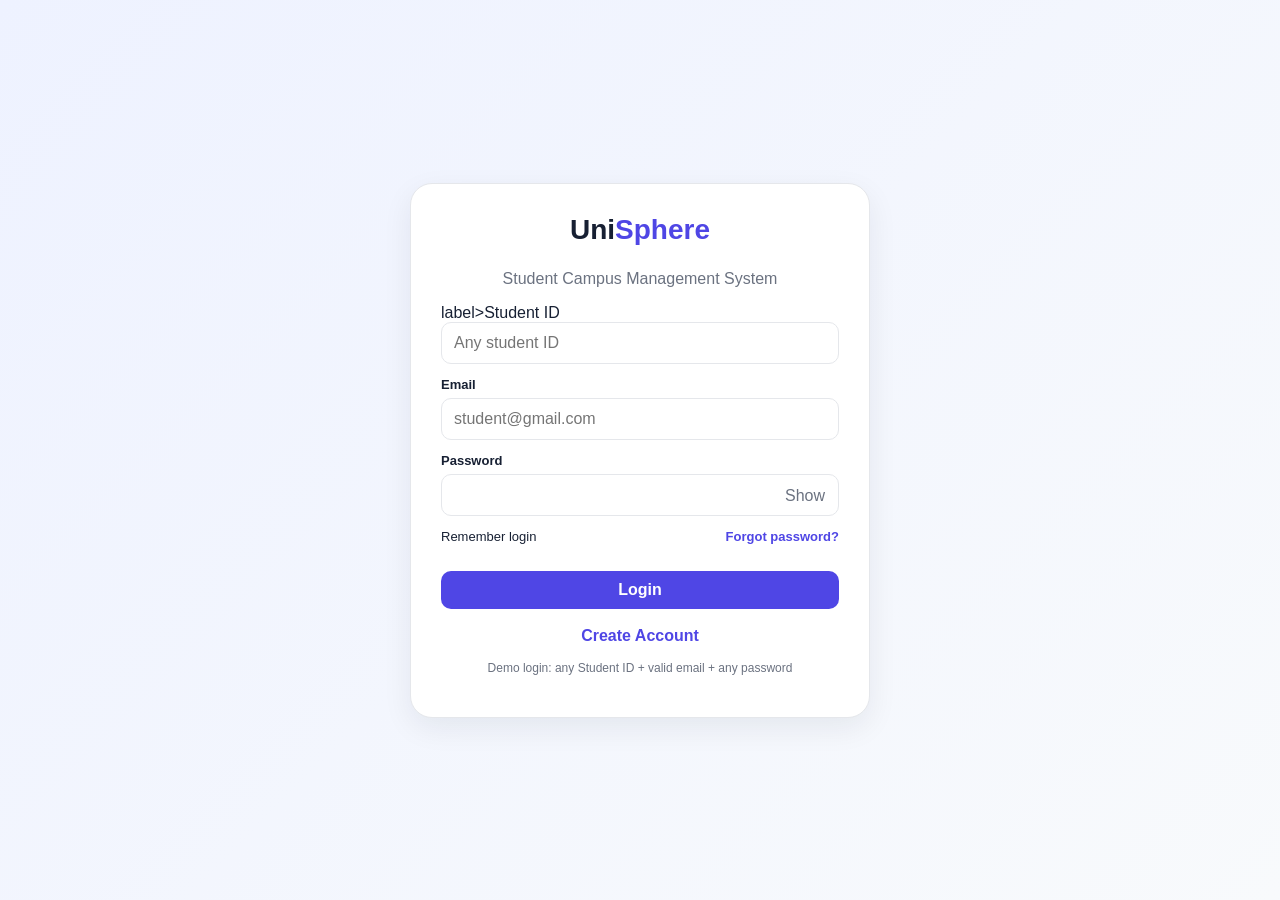
<file: index.html>
<!doctype html>
<html>
    <head>
        <meta charset="UTF-8">
        <meta name="viewport" content="width=device-width,initial-scale=1">
        <title>Login | UniSphere</title>
        <link rel="stylesheet" href="css/style.css">
    </head>
    <body data-public="true">
        <div class="auth-page">
            <div class="auth-box">
                <div class="auth-logo">Uni<span>Sphere</span>
                </div>
                <p class="muted" style="text-align:center">Student Campus Management System</p>
                <form id="loginForm">
                    <div class="field">
                        label>Student ID</label>
                        <input name="studentId" placeholder="Any student ID" required>
                    </div>
                    <div class="field">
                        <label>Email</label>
                        <input name="email" type="email" placeholder="student@gmail.com" required>
                    </div>
                    <div class="field">
                        <label>Password</label>
                        <div class="password-wrap">
                            <input id="loginPassword" name="password" type="password" required>
                            <button type="button" data-show-password="loginPassword">Show</button>
                        </div>
                    </div>
                    <div class="auth-actions">
                        <span>Remember login</span>
                        <a id="forgot" class="link">Forgot password?</a>
                    </div>
                    <div id="loginError" style="color:#dc2626">

                    </div>
                    <button class="btn" style="width:100%;margin-top:10px">Login</button>
                </form>
                <form id="registerForm" style="display:none">
                    <div class="field">
                        <label>Full Name</label>
                        <input name="name" required>
                    </div>
                    <div class="field">
                        <label>Student ID</label>
                        <input name="studentId" required>
                    </div>
                    <div class="field">
                        <label>Email</label>
                        <input name="email" type="email" required>
                    </div>
                    <div class="field">
                        <label>Password</label>
                        <input name="password" type="password" required>
                    </div>
                    <div id="regError" style="color:#dc2626">

                    </div>
                    <button class="btn" style="width:100%">Create Account</button>
                </form>
                <p style="text-align:center;margin-top:18px">
                    <span id="showRegister" class="link">Create Account</span>
                    <span id="showLogin" class="link" style="display:none">Back to Login</span>
                </p>
                <p class="muted" style="font-size:12px;text-align:center">Demo login: any Student ID + valid email + any password</p>
            </div>
        </div>
        <div class="toast-container">

        </div>
        <script src="js/storage.js">

        </script>
        <script src="js/auth.js">

        </script>
        </body>
        </html>
</file>
<file: css/style.css>
:root{
  --primary:#4f46e5;--primary2:#6366f1;--bg:#f5f7fb;--card:#fff;--text:#172033;
  --muted:#6b7280;--border:#e5e7eb;--danger:#dc2626;--success:#16a34a;--warning:#d97706;
  --shadow:0 10px 30px rgba(15,23,42,.07);--radius:16px;
}
*{box-sizing:border-box}body{margin:0;font-family:Inter,Segoe UI,Arial,sans-serif;background:var(--bg);color:var(--text)}
a{color:inherit;text-decoration:none}button,input,select,textarea{font:inherit}
button{cursor:pointer;border:0}.app{display:flex;min-height:100vh}.sidebar{width:250px;background:#111827;color:#fff;position:fixed;left:0;top:0;bottom:0;z-index:30;overflow:auto}
.brand{padding:22px 20px;font-size:22px;font-weight:800;border-bottom:1px solid #263043}.brand span{color:#818cf8}
.nav{padding:12px}.nav a,.nav button{width:100%;display:flex;align-items:center;gap:12px;padding:11px 12px;margin:3px 0;border-radius:10px;background:transparent;color:#cbd5e1;text-align:left}
.nav a:hover,.nav a.active,.nav button:hover{background:#252f43;color:#fff}.nav .logout{color:#fca5a5;margin-top:10px}
.main{margin-left:250px;width:calc(100% - 250px)}.topbar{height:70px;background:var(--card);border-bottom:1px solid var(--border);display:flex;align-items:center;justify-content:space-between;padding:0 28px;position:sticky;top:0;z-index:20}
.menu-btn{display:none;background:transparent;font-size:24px}.top-actions{display:flex;align-items:center;gap:12px}.user-mini{display:flex;gap:9px;align-items:center}.avatar{width:38px;height:38px;border-radius:50%;background:var(--primary);color:#fff;display:grid;place-items:center;font-weight:700;overflow:hidden}.avatar img{width:100%;height:100%;object-fit:cover}
.content{padding:28px;max-width:1500px;margin:auto}.page-head{display:flex;justify-content:space-between;align-items:center;gap:15px;margin-bottom:22px}.page-head h1{margin:0;font-size:27px}.muted{color:var(--muted)}.grid{display:grid;gap:18px}.grid-4{grid-template-columns:repeat(4,1fr)}.grid-3{grid-template-columns:repeat(3,1fr)}.grid-2{grid-template-columns:repeat(2,1fr)}
.card{background:var(--card);border:1px solid var(--border);border-radius:var(--radius);box-shadow:var(--shadow);padding:20px}.stat{display:flex;align-items:center;justify-content:space-between}.stat .icon{width:46px;height:46px;border-radius:13px;background:#eef2ff;color:var(--primary);display:grid;place-items:center;font-size:20px}.stat h2{margin:5px 0 0}.section-title{display:flex;align-items:center;justify-content:space-between;margin-bottom:14px}.section-title h2{font-size:18px;margin:0}
.btn{padding:10px 15px;border-radius:10px;background:var(--primary);color:#fff;font-weight:600}.btn:hover{background:#4338ca}.btn.secondary{background:#eef2ff;color:#4338ca}.btn.danger{background:#fee2e2;color:#b91c1c}.btn.success{background:#dcfce7;color:#15803d}.btn.small{padding:7px 10px;font-size:13px}.btn.outline{background:transparent;border:1px solid var(--border);color:var(--text)}
.actions{display:flex;gap:7px;flex-wrap:wrap}.searchbar{display:flex;gap:10px;flex-wrap:wrap;margin-bottom:18px}.searchbar input,.searchbar select{flex:1;min-width:180px}
input,select,textarea{width:100%;padding:11px 12px;border:1px solid var(--border);border-radius:10px;background:var(--card);color:var(--text);outline:none}input:focus,select:focus,textarea:focus{border-color:var(--primary);box-shadow:0 0 0 3px #e0e7ff}textarea{min-height:100px;resize:vertical}.form-grid{display:grid;grid-template-columns:repeat(2,1fr);gap:14px}.field.full{grid-column:1/-1}.field label{display:block;font-size:13px;font-weight:700;margin-bottom:6px}
.table-wrap{overflow:auto}.table{width:100%;border-collapse:collapse;min-width:700px}.table th,.table td{padding:13px 11px;border-bottom:1px solid var(--border);text-align:left}.table th{font-size:12px;text-transform:uppercase;color:var(--muted);background:#f8fafc}.table tr:hover td{background:#fafbff}
.badge{display:inline-flex;padding:5px 9px;border-radius:999px;font-size:12px;font-weight:700;background:#eef2ff;color:#4338ca}.badge.success{background:#dcfce7;color:#15803d}.badge.warning{background:#fef3c7;color:#a16207}.badge.danger{background:#fee2e2;color:#b91c1c}
.modal{display:none;position:fixed;inset:0;background:rgba(15,23,42,.55);z-index:100;align-items:center;justify-content:center;padding:20px}.modal.show{display:flex}.modal-box{background:var(--card);width:min(700px,100%);max-height:90vh;overflow:auto;border-radius:18px;padding:22px}.modal-head{display:flex;justify-content:space-between;align-items:center;margin-bottom:18px}.modal-head h2{margin:0}.close{background:transparent;font-size:25px;color:var(--muted)}.modal-footer{display:flex;justify-content:flex-end;gap:8px;margin-top:20px}
.toast-container{position:fixed;right:20px;bottom:20px;z-index:200;display:flex;flex-direction:column;gap:9px}.toast{padding:12px 15px;border-radius:11px;background:#111827;color:#fff;box-shadow:var(--shadow);animation:slide .25s ease}.toast.success{background:#166534}.toast.error{background:#991b1b}@keyframes slide{from{transform:translateY(10px);opacity:0}to{transform:none;opacity:1}}
.empty{text-align:center;padding:45px 15px;color:var(--muted)}.empty .big{font-size:40px;margin-bottom:8px}.list{display:flex;flex-direction:column;gap:10px}.list-item{padding:14px;border:1px solid var(--border);border-radius:12px;display:flex;justify-content:space-between;gap:15px;align-items:center}.hero{background:linear-gradient(135deg,#4338ca,#7c3aed);color:#fff;border-radius:18px;padding:25px}.hero h1{margin:0 0 7px}.quick{display:grid;grid-template-columns:repeat(4,1fr);gap:10px}.quick a{padding:14px;background:var(--card);border:1px solid var(--border);border-radius:12px;text-align:center}.quick a:hover{border-color:var(--primary);transform:translateY(-2px)}
.profile-head{display:flex;align-items:center;gap:20px}.profile-photo{width:100px;height:100px;border-radius:50%;background:#eef2ff;display:grid;place-items:center;font-size:34px;color:var(--primary);overflow:hidden}.profile-photo img{width:100%;height:100%;object-fit:cover}
.auth-page{min-height:100vh;display:grid;place-items:center;background:linear-gradient(135deg,#eef2ff,#f8fafc);padding:20px}.auth-box{width:min(460px,100%);background:#fff;border:1px solid var(--border);border-radius:22px;box-shadow:var(--shadow);padding:30px}.auth-logo{text-align:center;font-size:28px;font-weight:800;margin-bottom:24px}.auth-logo span{color:var(--primary)}.auth-box .field{margin-bottom:13px}.password-wrap{position:relative}.password-wrap button{position:absolute;right:8px;top:7px;background:transparent;color:var(--muted);padding:6px}.auth-actions{display:flex;justify-content:space-between;align-items:center;font-size:13px;margin:8px 0 17px}.auth-box .btn{width:100%}.link{color:var(--primary);font-weight:600;cursor:pointer}
body.dark{--bg:#0b1120;--card:#111827;--text:#e5e7eb;--muted:#94a3b8;--border:#263043}body.dark .table th{background:#182235}body.dark .quick a{background:#111827}
.notice{border-left:4px solid var(--primary)}.notice.emergency{border-color:#dc2626}.notice.exam{border-color:#d97706}.notice.event{border-color:#16a34a}
.chat-layout{display:grid;grid-template-columns:280px 1fr;min-height:500px}.chat-list{border-right:1px solid var(--border);padding-right:12px}.chat-window{padding-left:20px}.message{padding:10px 13px;border-radius:13px;margin:8px 0;max-width:75%;background:#eef2ff}.message.mine{margin-left:auto;background:var(--primary);color:#fff}
@media(max-width:1000px){.grid-4{grid-template-columns:repeat(2,1fr)}.quick{grid-template-columns:repeat(2,1fr)}}
@media(max-width:760px){.sidebar{transform:translateX(-100%);transition:.2s}.sidebar.open{transform:none}.main{margin-left:0;width:100%}.menu-btn{display:block}.content{padding:18px}.topbar{padding:0 15px}.grid-3,.grid-2,.form-grid{grid-template-columns:1fr}.grid-4{grid-template-columns:1fr 1fr}.page-head{align-items:flex-start;flex-direction:column}.table{min-width:650px}.chat-layout{grid-template-columns:1fr}.chat-list{border-right:0;border-bottom:1px solid var(--border);padding:0 0 12px}.chat-window{padding:15px 0}.hero{padding:20px}}
</file>
